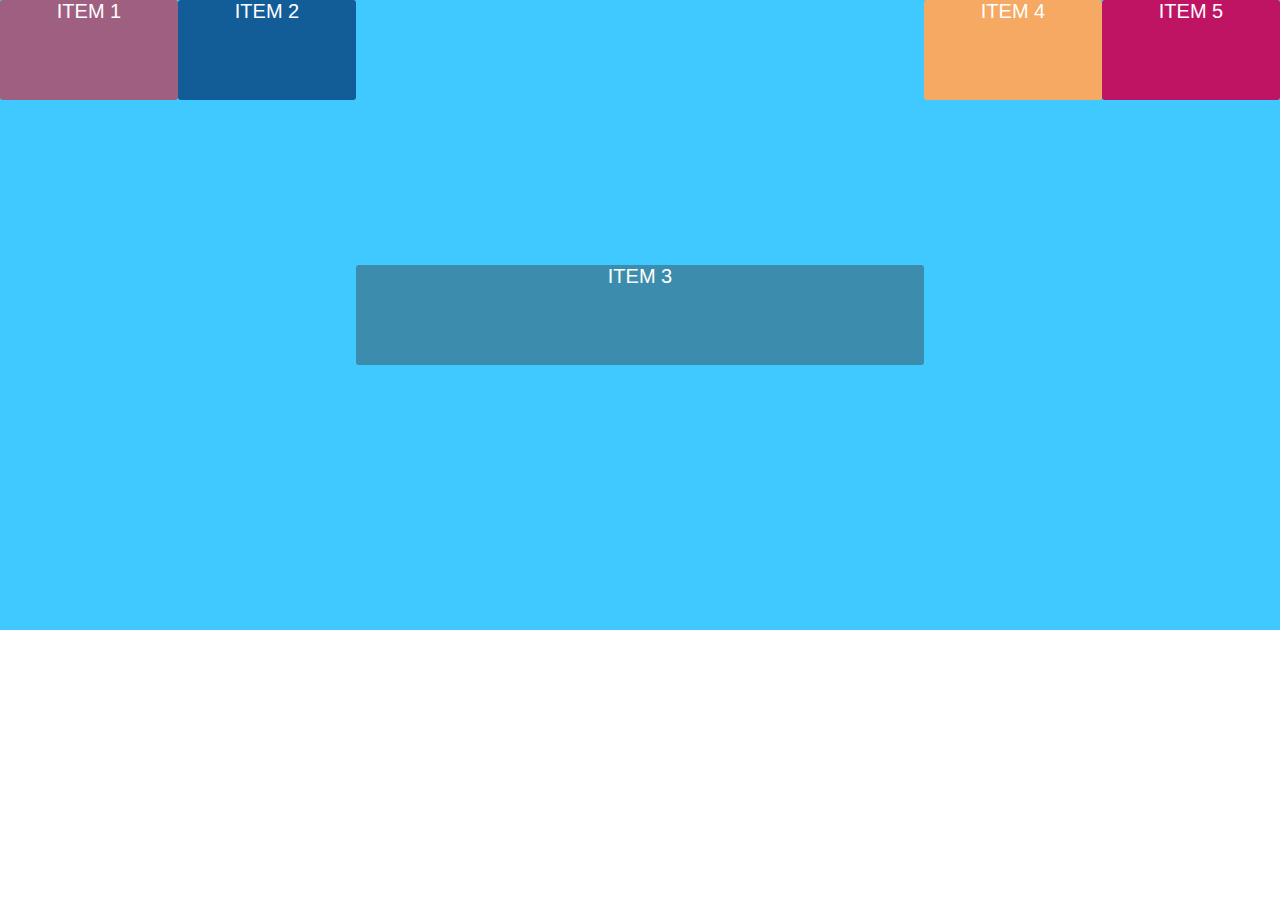
<file: FlexBox/index.html>
<!DOCTYPE html>
<html lang="en">

<head>

    <meta charset="UTF-8">
    <meta http-equiv="X-UA-Compatible" content="IE=edge">
    <meta name="viewport" content="width=device-width, initial-scale=1.0">
    <meta name="description" content="">

    <title>Flex Box With Shubham</title>
    <link rel="shortcut icon" href="./media/favicon.ico" type="image/x-icon">
    <link rel="stylesheet" href="./style.css">

</head>

<body>
    <div class="container">
        <div class="items item1">ITEM 1</div>
        <div class="items item2">ITEM 2</div>
        <div class="items item3">ITEM 3</div>
        <div class="items item4">ITEM 4</div>
        <div class="items item5">ITEM 5</div>
    </div>
</body>

</html>
</file>
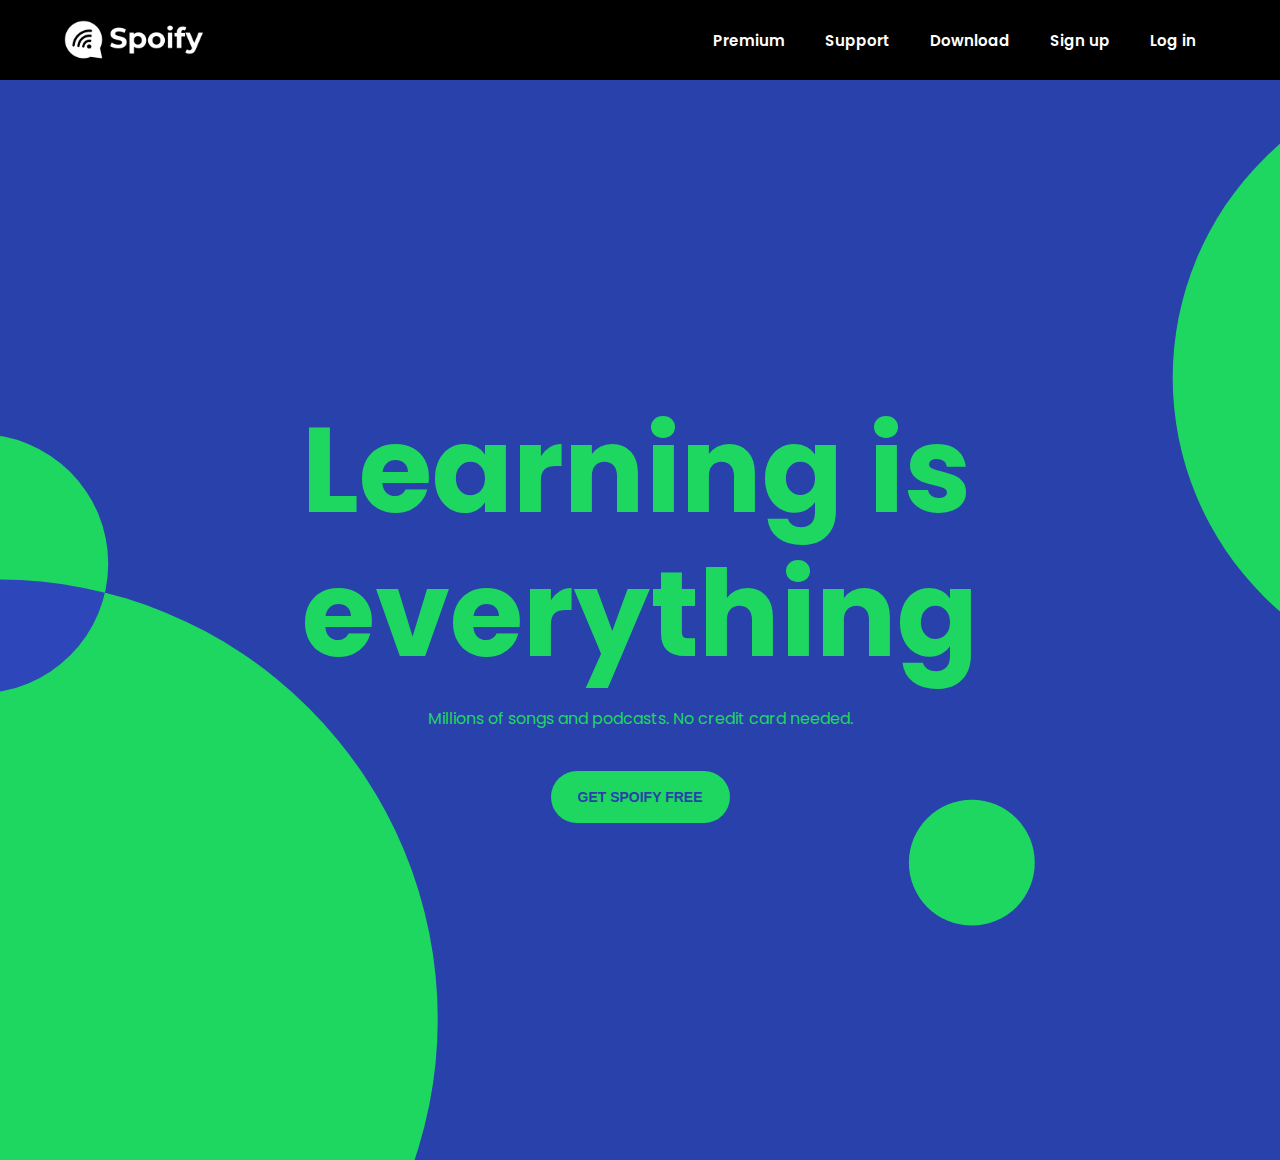
<file: MySpoifyPage/index.html>
<!DOCTYPE html>
<html lang="en">

<head>
    <meta charset="UTF-8">
    <meta http-equiv="X-UA-Compatible" content="IE=edge">
    <meta name="viewport" content="width=device-width, initial-scale=1.0">
    <meta name="description" content="">

    <title>Learning is everything - Spoify</title>
    <link rel="shortcut icon" href="./media/favicon.ico" type="image/x-icon">
    <link rel="stylesheet" href="./style.css">
</head>

<body>
    <header>
        <div class="container">
            <div class="logo">
                <img src="./media/logo.png" alt="">
            </div>
            <nav>
                <ul>
                    <li>Premium</li>
                    <li>Support</li>
                    <li>Download</li>
                    <li>Sign up</li>
                    <li>Log in</li>
                </ul>
            </nav>
        </div>
    </header>
    <main>
        <section class="banner">
            <h1>Learning is<br>everything</h1>
            <p>Millions of songs and podcasts. No credit card needed.</p>
            <button>GET SPOIFY FREE</button>
        </section>
    </main>

    <footer>
        <div class="container">
            <div class="logo"></div>
            <div class="links"></div>
            <div class="social"></div>
            <div class="country"></div>
            <div class="extras"></div>
        </div>
    </footer>

</body>

</html>
</file>
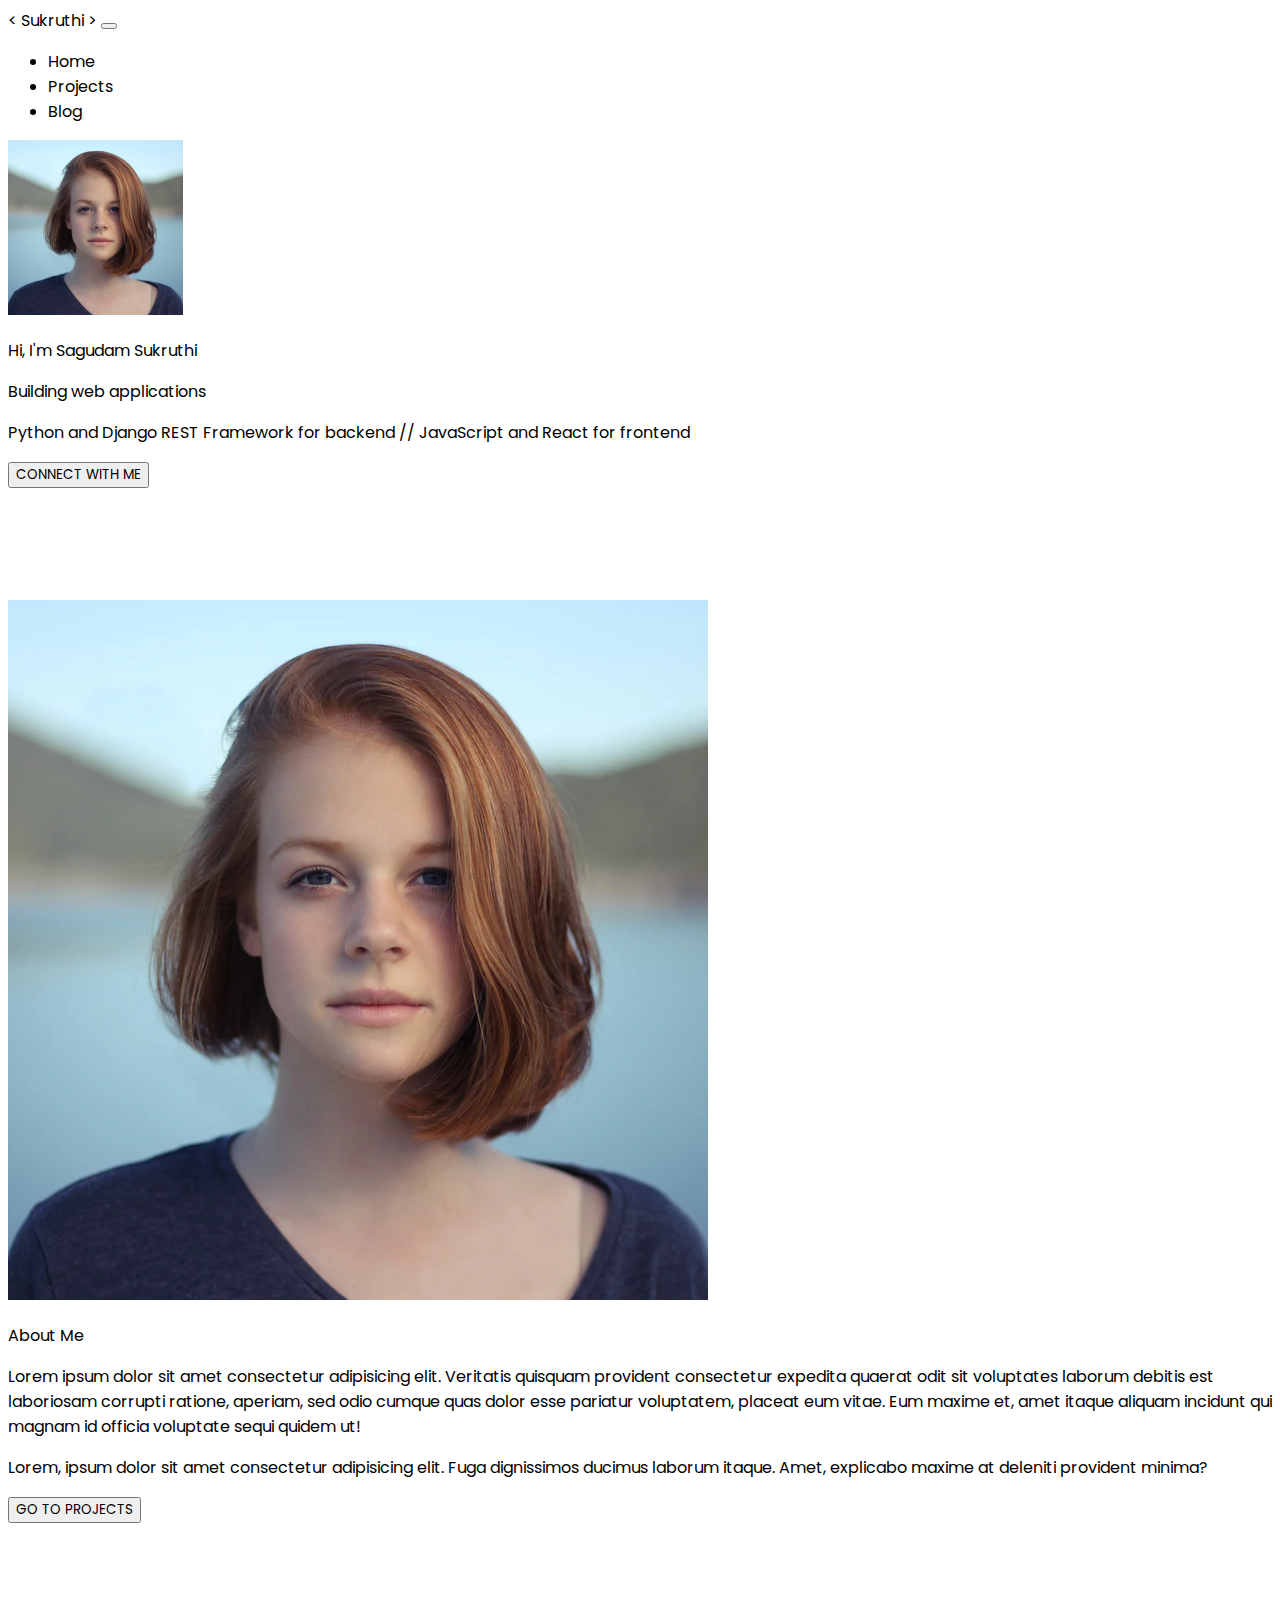
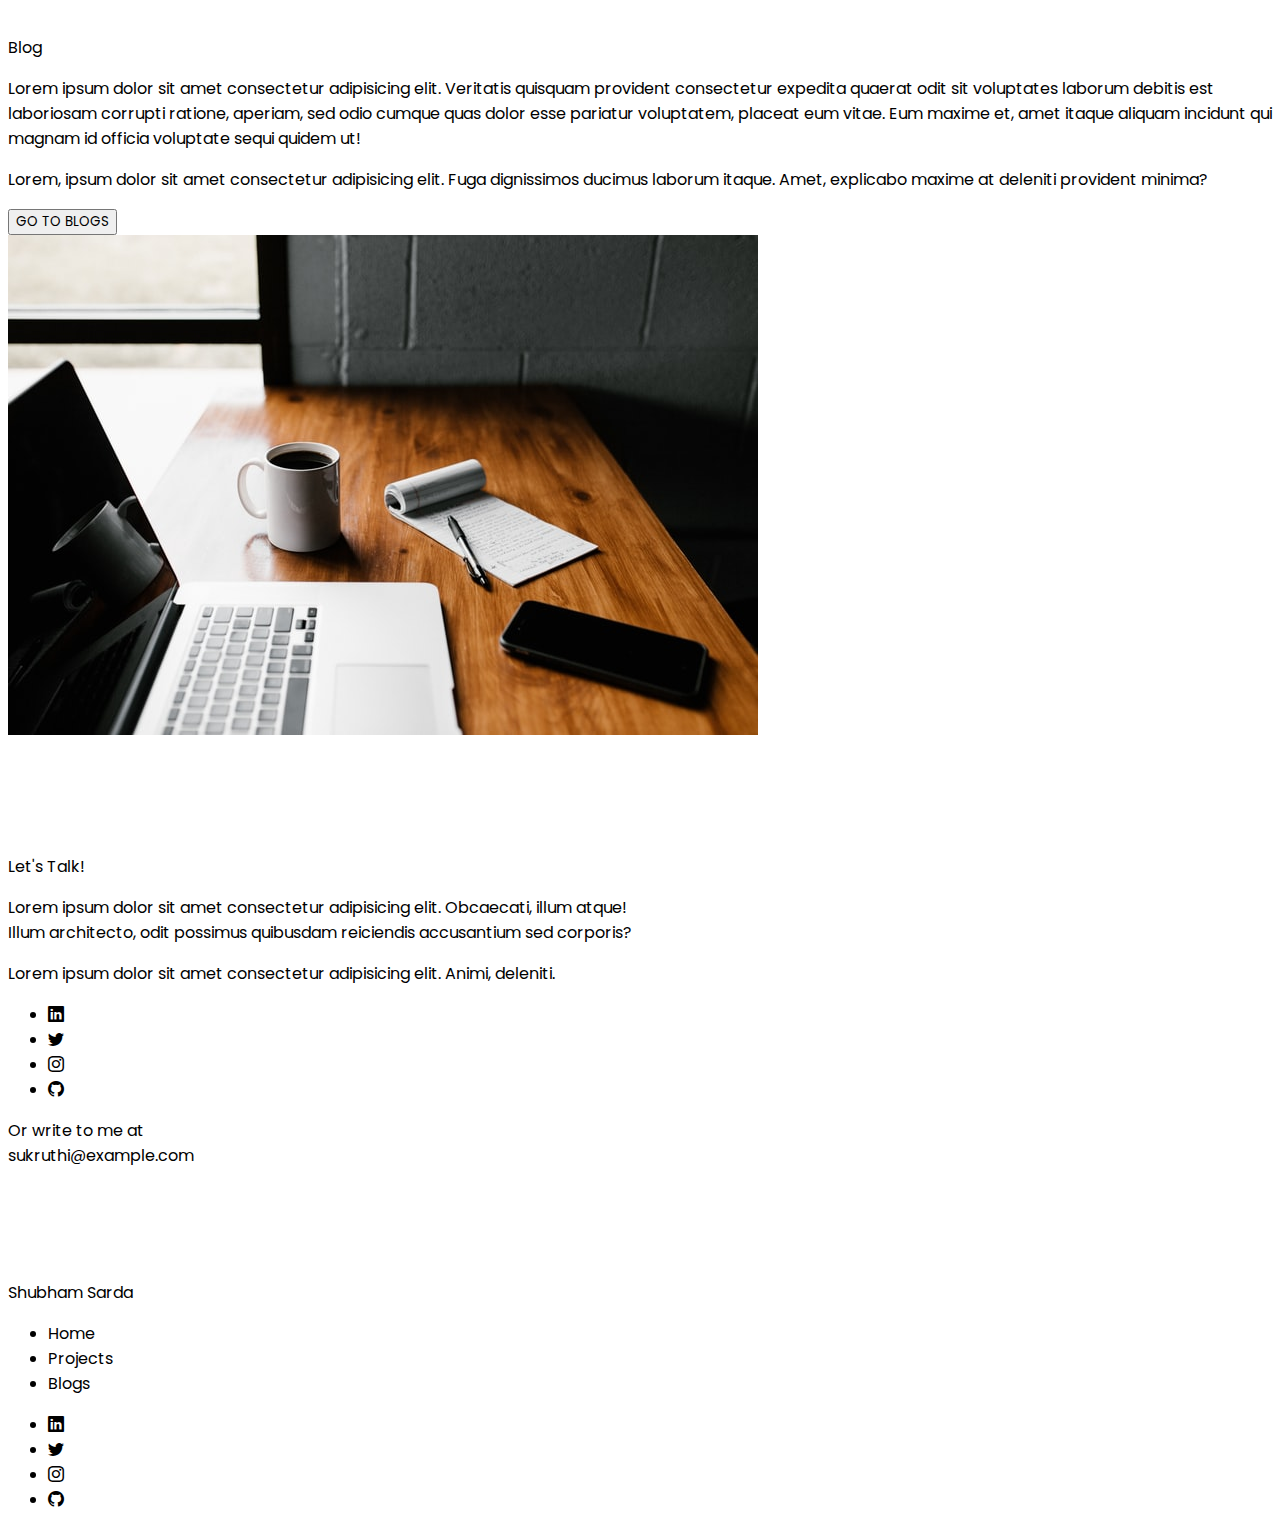
<file: Project5-PortfolioWebsiteBootstrap/index.html>
<!DOCTYPE html>
<html lang="en">

<head>
    <meta charset="UTF-8">
    <meta http-equiv="X-UA-Compatible" content="IE=edge">
    <meta name="viewport" content="width=device-width, initial-scale=1.0">
    <title>Sagudam Sukruthi</title>

    <link href="https://cdn.jsdelivr.net/npm/bootstrap@5.0.2/dist/css/bootstrap.min.css" rel="stylesheet"
        integrity="sha384-EVSTQN3/azprG1Anm3QDgpJLIm9Nao0Yz1ztcQTwFspd3yD65VohhpuuCOmLASjC" crossorigin="anonymous">

    <link rel="stylesheet" href="./style.css">
</head>

<body>

    <header>
        <nav class="navbar navbar-expand-lg navbar-light">
            <div class="container">
                <a class="navbar-brand" href="./index.html">&lt; Sukruthi &gt;</a>
                <button class="navbar-toggler" type="button" data-bs-toggle="collapse" data-bs-target="#navbarNav"
                    aria-controls="navbarNav" aria-expanded="false" aria-label="Toggle navigation">
                    <span class="navbar-toggler-icon"></span>
                </button>
                <div class="collapse navbar-collapse justify-content-end" id="navbarNav">
                    <ul class="navbar-nav">
                        <li class="nav-item">
                            <a class="nav-link active" aria-current="page" href="./index.html">Home</a>
                        </li>
                        <li class="nav-item">
                            <a class="nav-link" href="./projects.html">Projects</a>
                        </li>
                        <li class="nav-item">
                            <a class="nav-link" href="https://blog.unwiredlearning.com/" target="_blank">Blog</a>
                        </li>
                    </ul>
                </div>
            </div>
        </nav>
    </header>

    <main class="container">
        <secton class="introduction">
            <div class="vh-100 d-flex flex-column justify-content-center align-items-center text-center">
                <img class="rounded-circle shadow-lg" src="./media/profile.png" alt="">
                <p class="fs-4 mt-3">Hi, I'm Sagudam Sukruthi</p>
                <p class="fs-4 fw-bold mb-1">Building web applications</p>
                <p class="mb-4">Python and Django REST Framework for backend // JavaScript and React for frontend</p>
                <a href="#contact">
                    <button type="button" class="btn btn-dark">CONNECT WITH ME</button>
                </a>
            </div>
        </secton>
        <section class="about">
            <div class="row">
                <div class="col-md-6 text-center my-3">
                    <img class="w-75" src="./media/profile.png" alt="">
                </div>
                <div class="col-md-6">
                    <p class="fs-2 fw-bold">About Me</p>
                    <p>Lorem ipsum dolor sit amet consectetur adipisicing elit. Veritatis quisquam provident consectetur
                        expedita quaerat odit sit voluptates laborum debitis est laboriosam corrupti ratione, aperiam,
                        sed odio cumque quas dolor esse pariatur voluptatem, placeat eum vitae. Eum maxime et, amet
                        itaque aliquam incidunt qui magnam id officia voluptate sequi quidem ut!</p>
                    <p>Lorem, ipsum dolor sit amet consectetur adipisicing elit. Fuga dignissimos ducimus laborum
                        itaque. Amet, explicabo maxime at deleniti provident minima?</p>
                    <a href="./projects.html">
                        <button type="button" class="btn btn-dark">GO TO PROJECTS</button>
                    </a>
                </div>
            </div>
        </section>
        <section class="blog">
            <div class="row">
                <div class="col-md-6">
                    <p class="fs-2 fw-bold">Blog</p>
                    <p>Lorem ipsum dolor sit amet consectetur adipisicing elit. Veritatis quisquam provident consectetur
                        expedita quaerat odit sit voluptates laborum debitis est laboriosam corrupti ratione, aperiam,
                        sed odio cumque quas dolor esse pariatur voluptatem, placeat eum vitae. Eum maxime et, amet
                        itaque aliquam incidunt qui magnam id officia voluptate sequi quidem ut!</p>
                    <p>Lorem, ipsum dolor sit amet consectetur adipisicing elit. Fuga dignissimos ducimus laborum
                        itaque. Amet, explicabo maxime at deleniti provident minima?</p>
                    <a href="https://blog.unwiredlearning.com/" target="_blank">
                        <button type="button" class="btn btn-dark">GO TO BLOGS</button>
                    </a>
                </div>
                <div class="col-md-6 text-center my-3">
                    <img class="w-75" src="./media/blog-writing.png" alt="">
                </div>
            </div>
        </section>
        <section class="contact" id="contact">
            <div class="d-flex flex-column align-items-center justify-content-center text-center">
                <p class="fs-2 fw-bold">Let's Talk!</p>
                <p class="mw-650">Lorem ipsum dolor sit amet consectetur adipisicing elit. Obcaecati, illum atque! Illum
                    architecto,
                    odit possimus quibusdam reiciendis accusantium sed corporis?</p>
                <p>Lorem ipsum dolor sit amet consectetur adipisicing elit. Animi, deleniti.</p>
                <ul class="d-flex flex-row list-unstyled">
                    <li class="px-2">
                        <a href="" target="_blank">
                            <i class="bi bi-linkedin"></i>
                        </a>
                    </li>
                    <li class="px-2">
                        <a href="" target="_blank">
                            <i class="bi bi-twitter"></i>
                        </a>
                    </li>
                    <li class="px-2">
                        <a href="" target="_blank">
                            <i class="bi bi-instagram"></i>
                        </a>
                    </li>
                    <li class="px-2">
                        <a href="" target="_blank">
                            <i class="bi bi-github"></i>
                        </a>
                    </li>
                </ul>
                <p>Or write to me at<br>sukruthi@example.com</p>
            </div>
        </section>
    </main>

    
    <footer class="bg-light pt-4 pb-2">
        <div class="container d-flex flex-wrap">
            <p class="fs-4 fw-bold pe-4">Shubham Sarda</p>
            <div class="d-flex flex-grow-1 justify-content-between align-items-center flex-wrap">
                <ul class="d-flex list-unstyled">
                    <li class="pe-2">
                        <a href="./index.html">Home</a>
                    </li>
                    <li class="px-2"><a href="./projects.html">Projects</a></li>
                    <li class="px-2"><a href="https://blog.unwiredlearning.com/" target="_blank">Blogs</a></li>
                </ul>
                <ul class="d-flex flex-row list-unstyled">
                    <li class="px-2">
                        <a href="https://www.linkedin.com/in/shubhamsarda/" target="_blank">
                            <i class="bi bi-linkedin"></i>
                        </a>
                    </li>
                    <li class="px-2">
                        <a href="https://twitter.com/shubham_ul" target="_blank">
                            <i class="bi bi-twitter"></i>
                        </a>
                    </li>
                    <li class="px-2">
                        <a href="https://instagram.com/shubham.ul" target="_blank">
                            <i class="bi bi-instagram"></i>
                        </a>
                    </li>
                    <li class="px-2">
                        <a href="https://github.com/ShubhamSarda" target="_blank">
                            <i class="bi bi-github"></i>
                        </a>
                    </li>
                </ul>
            </div>
        </div>
    </footer>

    <script src="https://cdn.jsdelivr.net/npm/bootstrap@5.0.2/dist/js/bootstrap.bundle.min.js"
        integrity="sha384-MrcW6ZMFYlzcLA8Nl+NtUVF0sA7MsXsP1UyJoMp4YLEuNSfAP+JcXn/tWtIaxVXM"
        crossorigin="anonymous"></script>
</body>

</html>
</file>
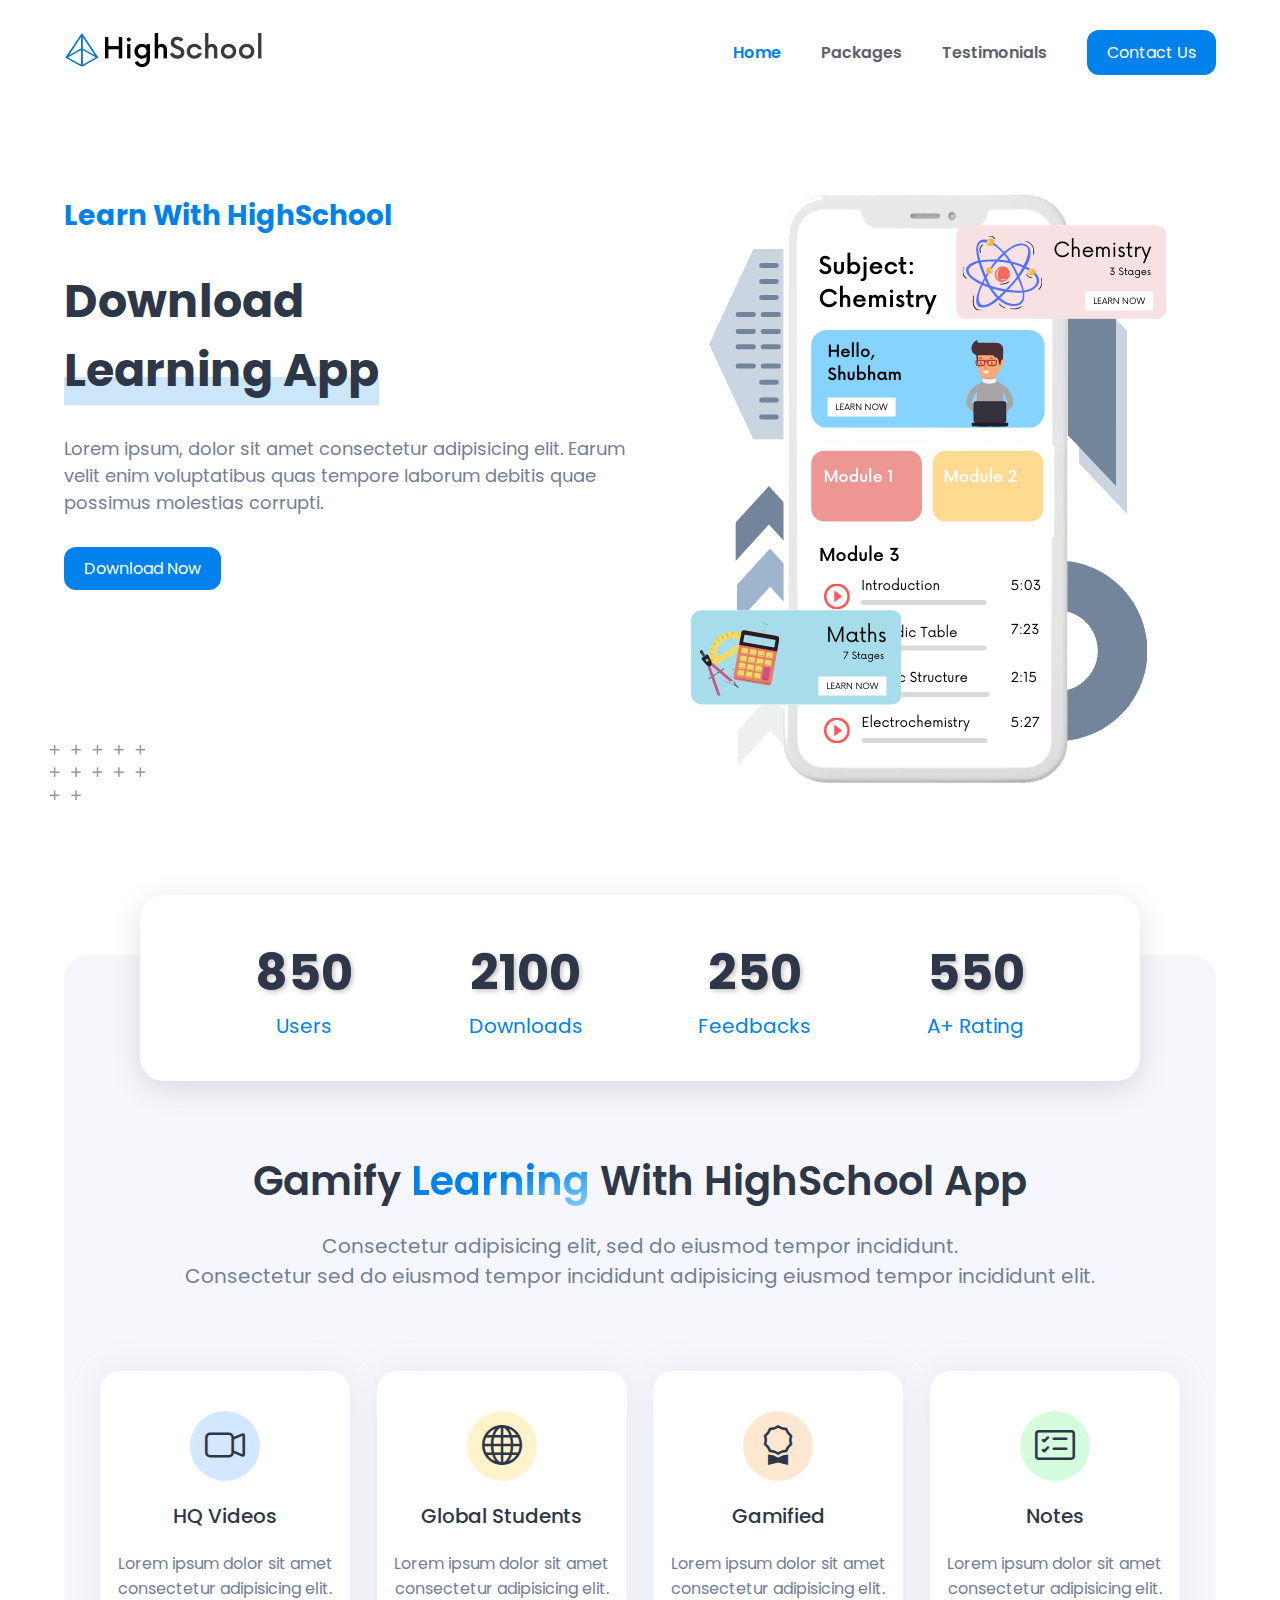
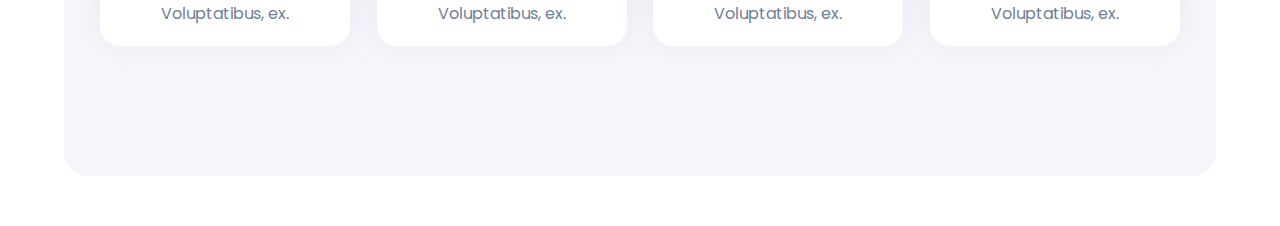
<file: Project6-Ed-techLandingPage/index.html>
<!DOCTYPE html>
<html lang="en">

<head>
    <meta charset="UTF-8">
    <meta http-equiv="X-UA-Compatible" content="IE=edge">
    <meta name="viewport" content="width=device-width, initial-scale=1.0">

    <link rel="icon" href="./media/favicon.ico" type="image/x-icon">
    <link rel="stylesheet" href="./css/style.css">

    <title>HighSchool - Learn Physics, Chemistry and Maths Online!</title>
</head>

<body>
    <header>
        <div class="navbar container">
            <div class="logo">
                <img src="./media/logo.png" alt="Logo HighSchool">
            </div>
            <nav class="d-menu">
                <ul>
                    <a href="">
                        <li class="active">Home</li>
                    </a>
                    <a href="">
                        <li>Packages</li>
                    </a>
                    <a href="">
                        <li>Testimonials</li>
                    </a>
                    <a href="" class="btn ml-2">
                        Contact Us
                    </a>
                </ul>
            </nav>
        </div>
    </header>

    <main>
        <section class="introduction">
            <div class="intro-section container">
                <div class="intro-text">
                    <img class="float-bg" src="./media/shapes/bg-shape-1.png" alt="">
                    <p class="tag-line">Learn With HighSchool</p>
                    <p class="main-line">Download<br><span class="highlight">Learning App</span></p>
                    <p class="description">Lorem ipsum, dolor sit amet consectetur adipisicing elit. Earum velit enim
                        voluptatibus quas tempore laborum debitis quae possimus molestias corrupti.</p>
                    <a href="" class="btn">Download Now</a>
                </div>
                <div class="intro-images">
                    <img class="float-bl" src="./media/bg-2.png" alt="">
                    <img class="float-tr" src="./media/bg-3.png" alt="">
                    <img class="main-img" src="./media/bg-1.png" alt="">
                </div>
            </div>
        </section>

        <section class="growth container">
            <div class="stats">
                <div>
                    <h1>850</h1>
                    <p>Users</p>
                </div>
                <div>
                    <h1>2100</h1>
                    <p>Downloads</p>
                </div>
                <div>
                    <h1>250</h1>
                    <p>Feedbacks</p>
                </div>
                <div>
                    <h1>550</h1>
                    <p>A+ Rating</p>
                </div>
            </div>
            <div class="info">
                <p class="tag-line">Gamify <span>Learning</span> With HighSchool App</p>
                <p class="description">Consectetur adipisicing elit, sed do eiusmod tempor incididunt.<br>Consectetur
                    sed do eiusmod tempor incididunt adipisicing eiusmod tempor incididunt elit.</p>

                <div class="qualities">
                    <div>
                        <p class="icon icon1"><i class="bi bi-camera-video"></i></p>
                        <p class="title">HQ Videos</p>
                        <p class="description">Lorem ipsum dolor sit amet consectetur adipisicing elit. Voluptatibus,
                            ex.</p>
                    </div>
                    <div>
                        <p class="icon icon2"><i class="bi bi-globe"></i></p>
                        <p class="title">Global Students</p>
                        <p class="description">Lorem ipsum dolor sit amet consectetur adipisicing elit. Voluptatibus,
                            ex.</p>
                    </div>
                    <div>
                        <p class="icon icon3"><i class="bi bi-award"></i></p>
                        <p class="title">Gamified</p>
                        <p class="description">Lorem ipsum dolor sit amet consectetur adipisicing elit. Voluptatibus,
                            ex.</p>
                    </div>
                    <div>
                        <p class="icon icon4"><i class="bi bi-card-checklist"></i></p>
                        <p class="title">Notes</p>
                        <p class="description">Lorem ipsum dolor sit amet consectetur adipisicing elit. Voluptatibus,
                            ex.</p>
                    </div>
                </div>

            </div>
        </section>
    </main>

    <footer></footer>
</body>

</html>
</file>
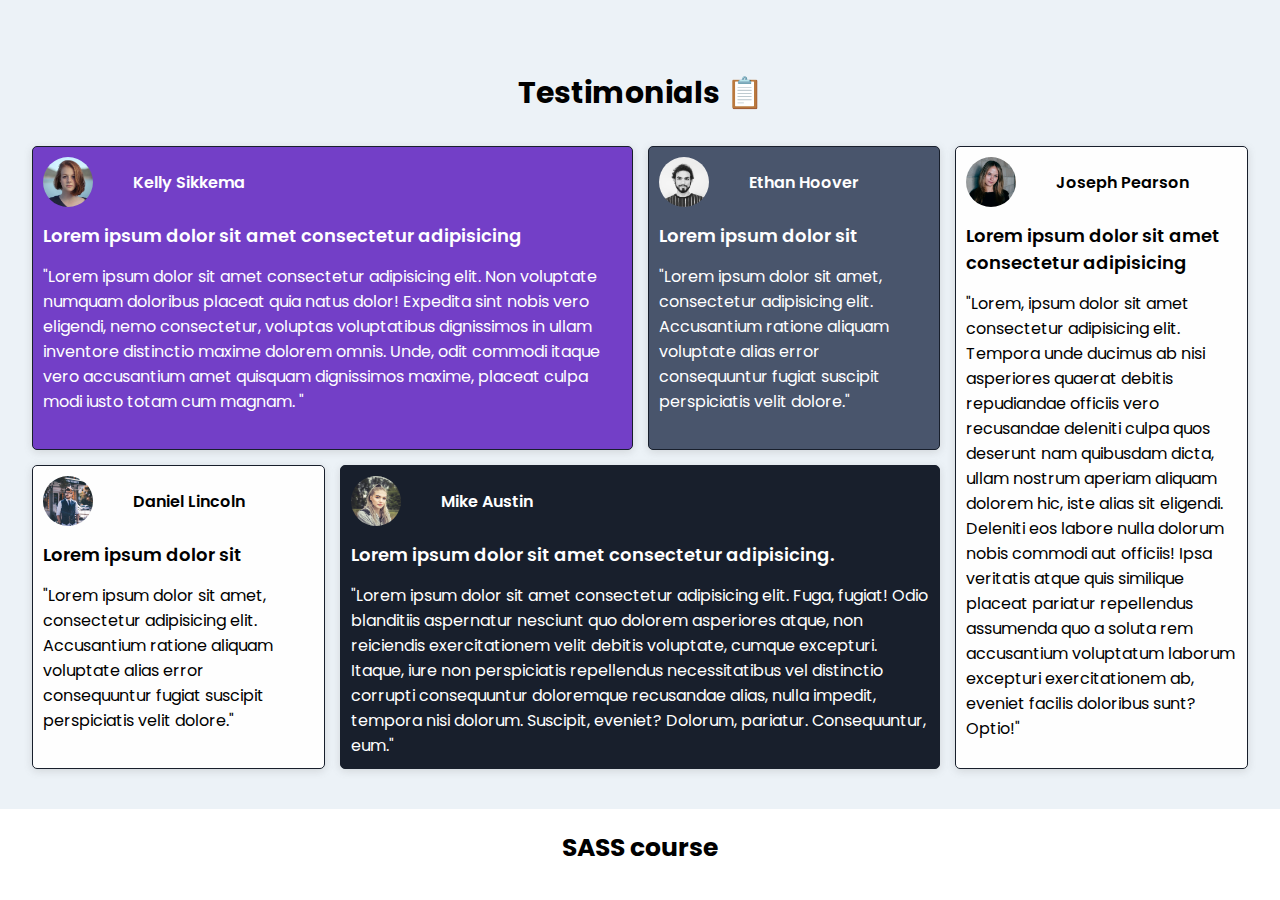
<file: Saas-Scss/index.html>
<!DOCTYPE html>
<html lang="en">

<head>
    <meta charset="UTF-8">
    <meta http-equiv="X-UA-Compatible" content="IE=edge">
    <meta name="viewport" content="width=device-width, initial-scale=1.0">
    <meta name="description" content="">

    <title>Testimonials - CSS Grid</title>
    <link rel="shortcut icon" href="./media/favicon.ico" type="image/x-icon">
    <link rel="stylesheet" href="./style/style.css">
    <!-- <link rel="stylesheet" href="./responsive.css"> -->
</head>

<body>
    <section class="testimonials">
        <div class="heading">
            <h1 class="h-c">Testimonials 📋</h1>
        </div>
        <div class="container">
            <div class="items item1 w-t">
                <img src="./media/testimonials-1.png" alt="">
                <p class="name">Kelly Sikkema</p>
                <p class="title">Lorem ipsum dolor sit amet consectetur adipisicing</p>
                <p class="description">Lorem ipsum dolor sit amet consectetur adipisicing elit. Non voluptate numquam
                    doloribus placeat quia natus dolor! Expedita sint nobis vero eligendi, nemo consectetur, voluptas
                    voluptatibus dignissimos in ullam inventore distinctio maxime dolorem omnis. Unde, odit commodi
                    itaque vero accusantium amet quisquam dignissimos maxime, placeat culpa modi iusto totam cum magnam.
                </p>
            </div>
            <div class="items item2 w-t">
                <img src="./media/testimonials-2.png" alt="">
                <p class="name">Ethan Hoover</p>
                <p class="title">Lorem ipsum dolor sit</p>
                <p class="description">Lorem ipsum dolor sit amet, consectetur adipisicing elit. Accusantium ratione
                    aliquam voluptate alias error consequuntur fugiat suscipit perspiciatis velit dolore.</p>
            </div>
            <div class="items item3">
                <img src="./media/testimonials-3.png" alt="">
                <p class="name">Joseph Pearson</p>
                <p class="title">Lorem ipsum dolor sit amet consectetur adipisicing</p>
                <p class="description">Lorem, ipsum dolor sit amet consectetur adipisicing elit. Tempora unde ducimus ab
                    nisi asperiores quaerat debitis repudiandae officiis vero recusandae deleniti culpa quos deserunt
                    nam quibusdam dicta, ullam nostrum aperiam aliquam dolorem hic, iste alias sit eligendi. Deleniti
                    eos labore nulla dolorum nobis commodi aut officiis! Ipsa veritatis atque quis similique placeat
                    pariatur repellendus assumenda quo a soluta rem accusantium voluptatum laborum excepturi
                    exercitationem ab, eveniet facilis doloribus sunt? Optio!</p>
            </div>
            <div class="items item4">
                <img src="./media/testimonials-4.png" alt="">
                <p class="name">Daniel Lincoln</p>
                <p class="title">Lorem ipsum dolor sit</p>
                <p class="description">Lorem ipsum dolor sit amet, consectetur adipisicing elit. Accusantium ratione
                    aliquam voluptate alias error consequuntur fugiat suscipit perspiciatis velit dolore.</p>
            </div>
            <div class="items item5 w-t">
                <img src="./media/testimonials-5.png" alt="">
                <p class="name">Mike Austin</p>
                <p class="title">Lorem ipsum dolor sit amet consectetur adipisicing.</p>
                <p class="description">Lorem ipsum dolor sit amet consectetur adipisicing elit. Fuga, fugiat! Odio
                    blanditiis aspernatur nesciunt quo dolorem asperiores atque, non reiciendis exercitationem velit
                    debitis voluptate, cumque excepturi. Itaque, iure non perspiciatis repellendus necessitatibus vel
                    distinctio corrupti consequuntur doloremque recusandae alias, nulla impedit, tempora nisi dolorum.
                    Suscipit, eveniet? Dolorum, pariatur. Consequuntur, eum.</p>
            </div>
        </div>

    </section>
    <footer>
        <div class="logo">
            <h1>SASS course</h1>
        </div>
    </footer>
</body>

</html>
</file>
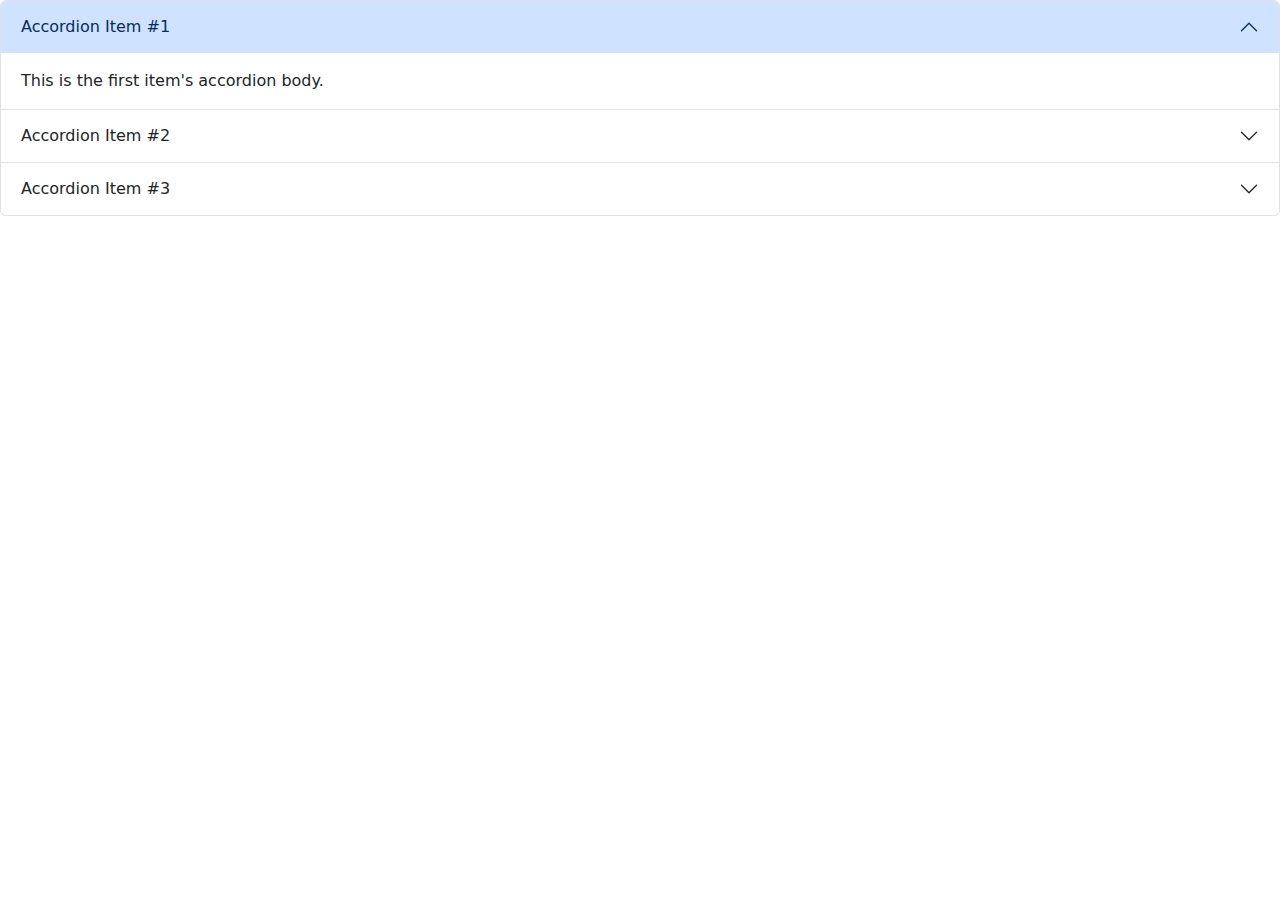
<file: Bootstrap-Concepts/Accordian/index.html>
<!DOCTYPE html>
<html lang="en">

<head>
    <meta charset="UTF-8">
    <meta name="viewport" content="width=device-width, initial-scale=1.0">
    <title>Accordion Example</title>

    <!-- Bootstrap CSS -->
    <link href="https://cdn.jsdelivr.net/npm/bootstrap@5.0.2/dist/css/bootstrap.min.css" rel="stylesheet">

    <!-- Bootstrap JavaScript -->
    <script src="https://cdn.jsdelivr.net/npm/bootstrap@5.0.2/dist/js/bootstrap.min.js"></script>
</head>

<body>

    <div class="accordion" id="accordionExample">
        <div class="accordion-item">
            <h2 class="accordion-header" id="headingOne">
                <button class="accordion-button" type="button" data-bs-toggle="collapse" data-bs-target="#collapseOne" aria-expanded="true" aria-controls="collapseOne">
                    Accordion Item #1
                </button>
            </h2>
            <div id="collapseOne" class="accordion-collapse collapse show" aria-labelledby="headingOne" data-bs-parent="#accordionExample">
                <div class="accordion-body">
                    This is the first item's accordion body.
                </div>
            </div>
        </div>
        <div class="accordion-item">
            <h2 class="accordion-header" id="headingTwo">
                <button class="accordion-button collapsed" type="button" data-bs-toggle="collapse" data-bs-target="#collapseTwo" aria-expanded="false" aria-controls="collapseTwo">
                    Accordion Item #2
                </button>
            </h2>
            <div id="collapseTwo" class="accordion-collapse collapse" aria-labelledby="headingTwo" data-bs-parent="#accordionExample">
                <div class="accordion-body">
                    This is the second item's accordion body.
                </div>
            </div>
        </div>
        <div class="accordion-item">
            <h2 class="accordion-header" id="headingThree">
                <button class="accordion-button collapsed" type="button" data-bs-toggle="collapse" data-bs-target="#collapseThree" aria-expanded="false" aria-controls="collapseThree">
                    Accordion Item #3
                </button>
            </h2>
            <div id="collapseThree" class="accordion-collapse collapse" aria-labelledby="headingThree" data-bs-parent="#accordionExample">
                <div class="accordion-body">
                    This is the third item's accordion body.
                </div>
            </div>
        </div>
    </div>

</body>

</html>
</file>
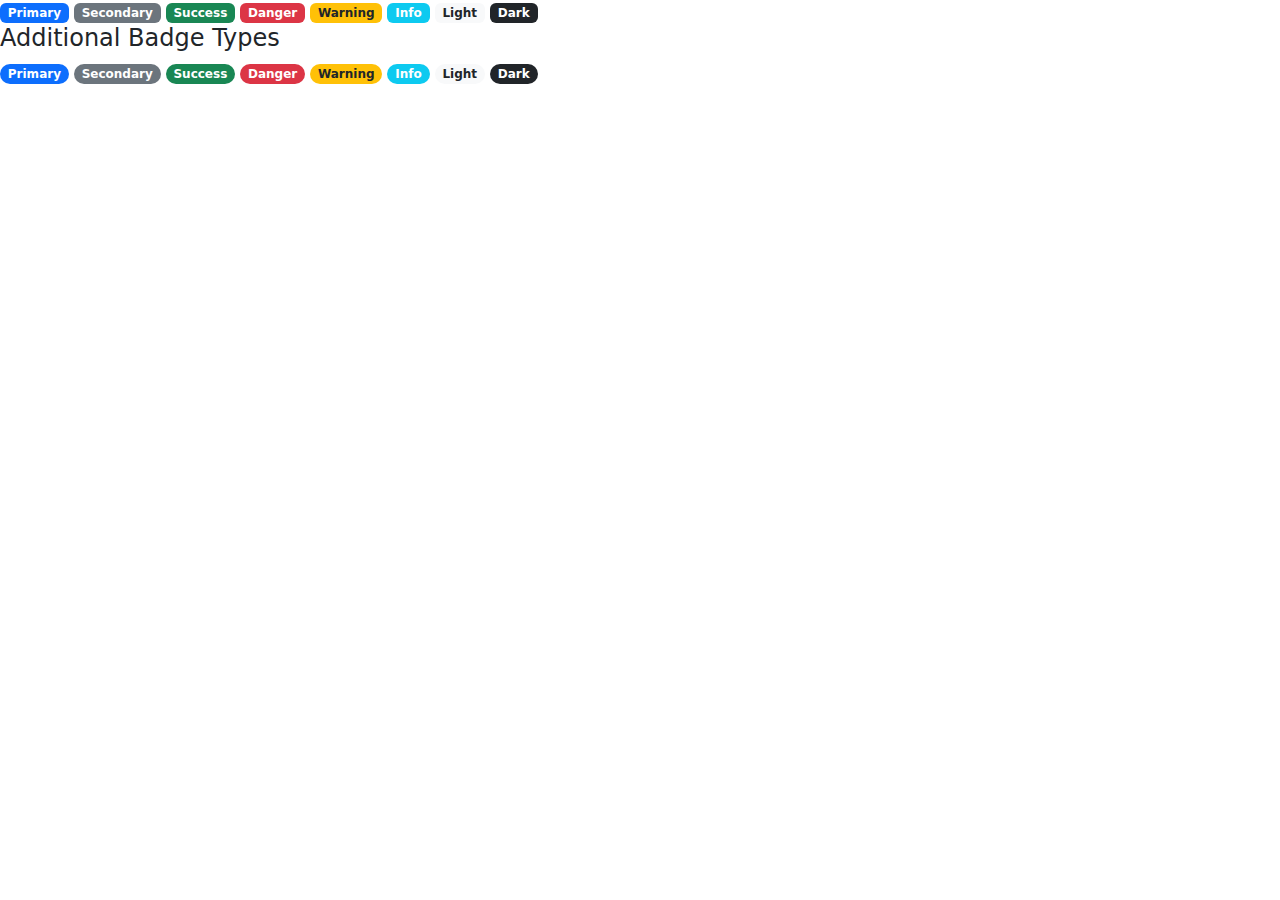
<file: Bootstrap-Concepts/Alerts/index.html>
<!DOCTYPE html>
<html lang="en">

<head>
    <meta charset="UTF-8">
    <meta name="viewport" content="width=device-width, initial-scale=1.0">
    <title>Badges Example</title>

    <!-- Bootstrap CSS -->
    <link href="https://cdn.jsdelivr.net/npm/bootstrap@5.0.2/dist/css/bootstrap.min.css" rel="stylesheet">
</head>

<body>

    <span class="badge bg-primary">Primary</span>
    <span class="badge bg-secondary">Secondary</span>
    <span class="badge bg-success">Success</span>
    <span class="badge bg-danger">Danger</span>
    <span class="badge bg-warning text-dark">Warning</span>
    <span class="badge bg-info">Info</span>
    <span class="badge bg-light text-dark">Light</span>
    <span class="badge bg-dark">Dark</span>

    <h4>Additional Badge Types</h4>
    <span class="badge rounded-pill bg-primary">Primary</span>
    <span class="badge rounded-pill bg-secondary">Secondary</span>
    <span class="badge rounded-pill bg-success">Success</span>
    <span class="badge rounded-pill bg-danger">Danger</span>
    <span class="badge rounded-pill bg-warning text-dark">Warning</span>
    <span class="badge rounded-pill bg-info">Info</span>
    <span class="badge rounded-pill bg-light text-dark">Light</span>
    <span class="badge rounded-pill bg-dark">Dark</span>

    <!-- Bootstrap JavaScript -->
    <script src="https://cdn.jsdelivr.net/npm/bootstrap@5.0.2/dist/js/bootstrap.min.js"></script>
</body>

</html>
</file>
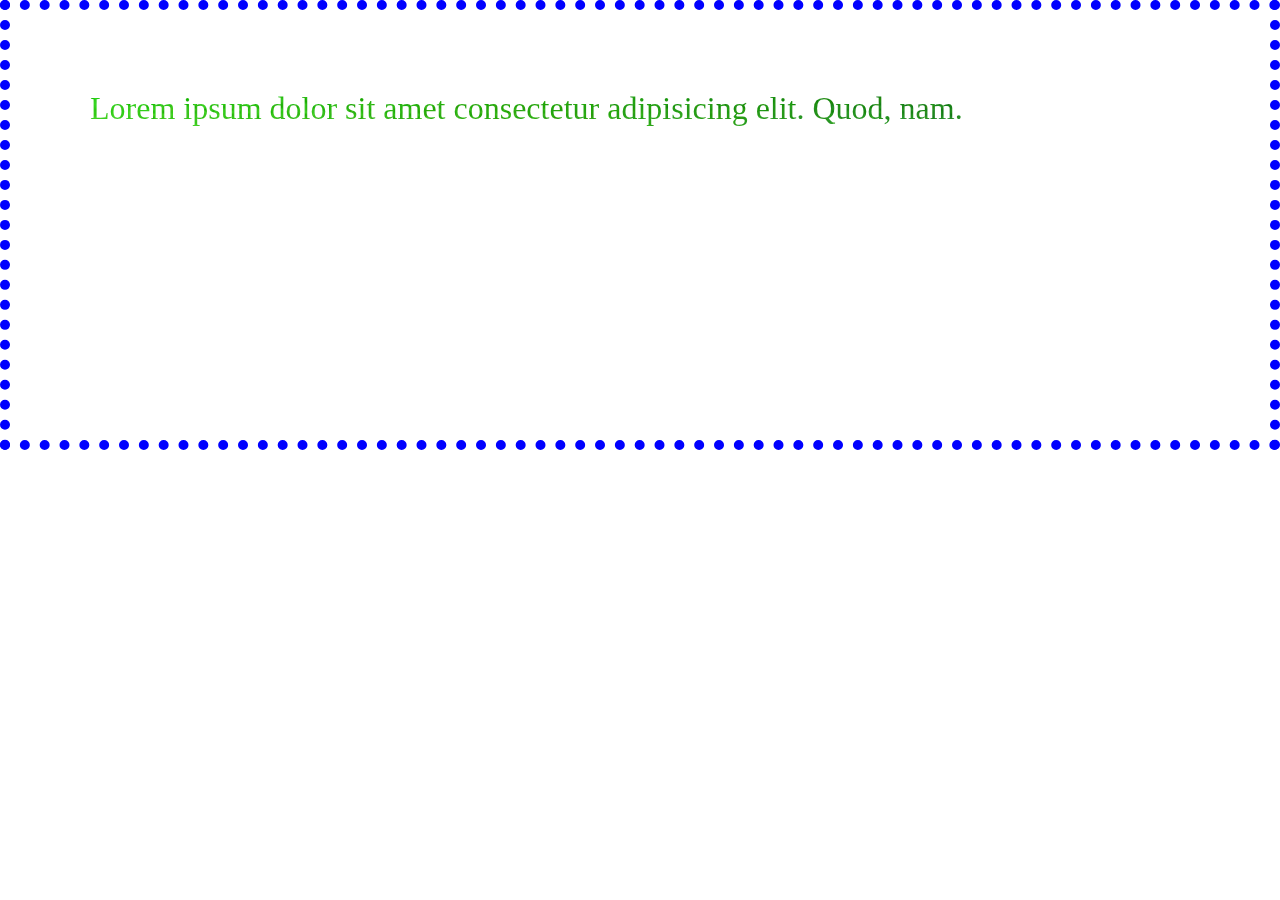
<file: Lectures/R-091/index.html>
<!DOCTYPE html>
<html lang="en">

<head>
    <meta charset="UTF-8">
    <meta http-equiv="X-UA-Compatible" content="IE=edge">
    <meta name="viewport" content="width=device-width, initial-scale=1.0">
    <meta name="description" content="">

    <title>Learning About Backgrounds - Shubham Sarda</title>
    <link rel="shortcut icon" href="./media/favicon.ico" type="image/x-icon">
    <link rel="stylesheet" href="./style.css">
</head>

<body>
    <div>
        Lorem ipsum dolor sit amet consectetur adipisicing elit. Quod, nam.
    </div>

</body>

</html>
</file>
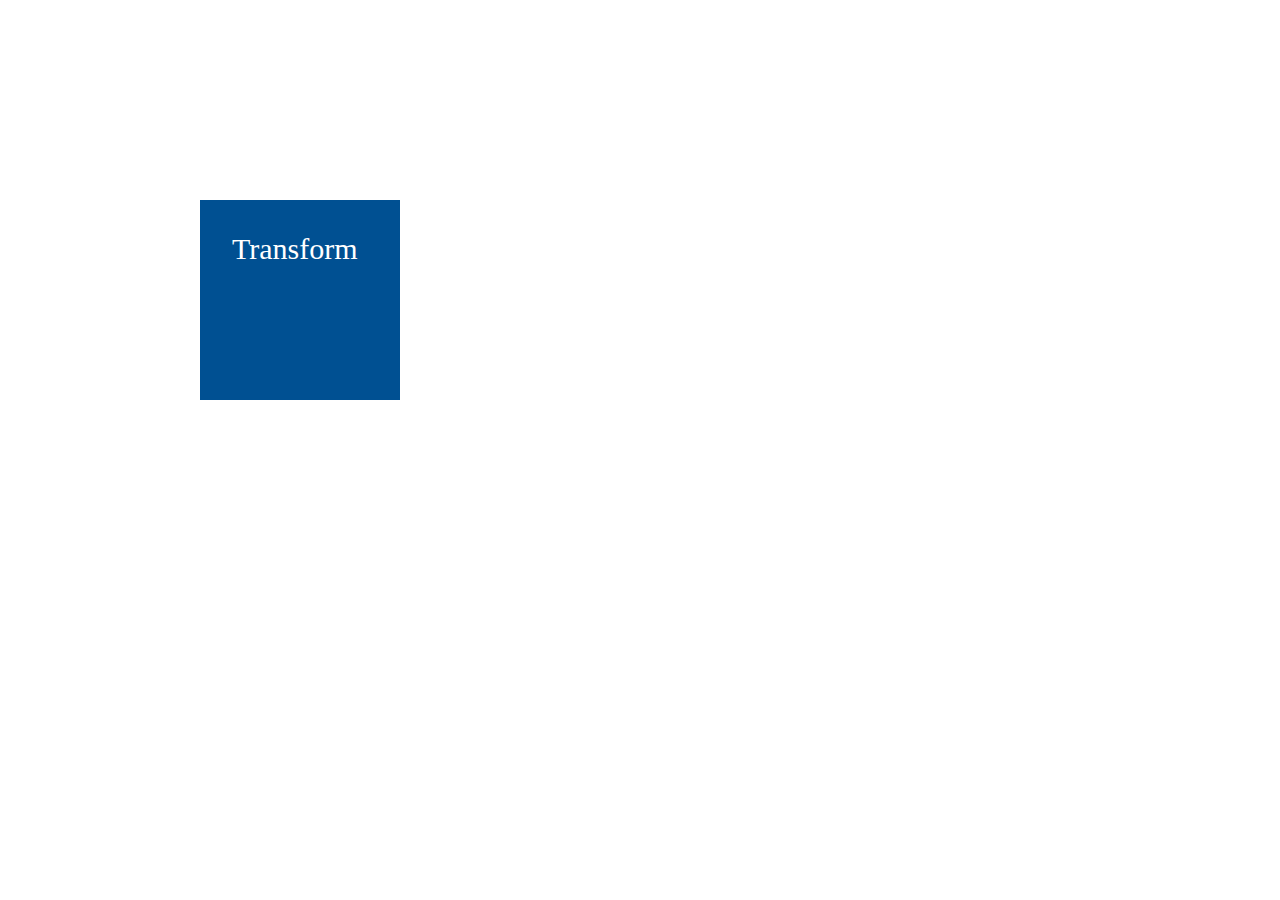
<file: Lectures/R-093/index.html>
<!DOCTYPE html>
<html lang="en">

<head>
    <meta charset="UTF-8">
    <meta http-equiv="X-UA-Compatible" content="IE=edge">
    <meta name="viewport" content="width=device-width, initial-scale=1.0">
    <meta name="description" content="">

    <title>Learning Transform - Shubham Sarda</title>
    <link rel="shortcut icon" href="./media/favicon.ico" type="image/x-icon">
    <link rel="stylesheet" href="./style.css">
</head>

<body>
    <div>
        Transform
    </div>

</body>

</html>
</file>
<file: FlexBox/style.css>
* {
    box-sizing: border-box;
    padding: 0;
    margin: 0;
}

html {
    font-size: 20px;
    font-family: sans-serif;
    color: #ffffff;
}

.items {
    border-radius: 3px;
    width: 100px;
    height: 100px;
    text-align: center;
}

.container {
    background-color: #3fc9ff;
    display: flex;
    flex-direction: row;
    flex-wrap: wrap;
    align-items: flex-start;
    height: 70vh;
}

.item1 {
    background-color: #9F5F80;
    flex-grow: 1;
    align-items: baseline;
}

.item2 {
    background-color: #125D98;
    flex-grow: 1;
}

.item3 {
    background-color: #3C8DAD;
    flex-grow: 6;
    align-self: center;
}

.item4 {
    background-color: #F5A962;
    flex-grow: 1;
}

.item5 {
    background-color: #BF1363;
    flex-grow: 1;
}
</file>
<file: MySpoifyPage/style.css>
@import url('https://fonts.googleapis.com/css2?family=Poppins:ital,wght@0,100;0,200;0,300;0,400;0,500;0,600;0,700;0,800;0,900;1,100;1,200;1,300;1,400;1,500;1,600;1,700;1,800;1,900&display=swap');
* {
    box-sizing: border-box;
    padding: 0;
    margin: 0;
}

html {
    font-size: 10px;
    color: #ffffff;
    font-family: 'Poppins', sans-serif;
}

a {
    text-decoration: none;
}

li {
    list-style: none;
}

header {
    background-color: #000000;
    height: 8rem;
}

header .container {
    display: flex;
    justify-content: space-between;
    width: 90%;
    height: 100%;
    margin: auto;
}

header .logo {
    display: flex;
}

header .logo img {
    height: 40px;
    align-self: center;
}

header .logo img:hover {
    cursor: pointer;
}

header nav ul {
    display: flex;
    height: 100%;
    justify-content: space-around;
    align-items: center;
}

header nav ul li {
    padding: 0 2rem;
    font-size: 1.5rem;
    font-weight: 600;
}

header nav ul li:hover {
    color: #1ED760;
    cursor: pointer;
}

section.banner {
    background-color: #2941AB;
    height: 120vh;
    display: flex;
    flex-direction: column;
    justify-content: center;
    align-items: center;
    color: #1ED760;
    background-image: url('./media/bg/main.svg');
    background-size: 175%;
    background-position: 46% 4%;
    background-repeat: no-repeat;
}

section.banner h1 {
    font-size: 12rem;
    line-height: 1.2;
}

section.banner p {
    font-size: 1.6rem;
    margin: 2rem 0;
}

section.banner button {
    background-color: #1ED760;
    border: none;
    border-radius: 3rem;
    color: #2941AB;
    font-size: 1.4rem;
    font-weight: 600;
    padding: 1.8rem 2.7rem;
    margin: 2rem 0;
}

section.banner button:hover {
    cursor: pointer;
    transform: scale(104%, 104%);
}
</file>
<file: Project5-PortfolioWebsiteBootstrap/style.css>
@import url('https://fonts.googleapis.com/css2?family=Poppins:ital,wght@0,100;0,200;0,300;0,400;0,500;0,600;0,700;0,800;0,900;1,100;1,200;1,300;1,400;1,500;1,600;1,700;1,800;1,900&display=swap');
@import url("https://cdn.jsdelivr.net/npm/bootstrap-icons@1.5.0/font/bootstrap-icons.css");
* {
    font-family: 'Poppins', sans-serif;
}

a {
    text-decoration: none;
    color: #000000;
}

a:hover {
    color: #000000;
}

.introduction img {
    width: 175px;
    height: 175px;
}

section {
    margin: 7rem 0;
}

.mw-650 {
    max-width: 650px;
}

h2 span {
    background: linear-gradient(#ffffff 60%, #dddddd 30%);
}
</file>
<file: Project6-Ed-techLandingPage/css/style.css>
@import url(./_global.css);
@import url(./_utility.css);
.navbar {
    display: flex;
    justify-content: space-between;
    align-items: center;
    padding: 2rem 0;
}

.d-menu ul {
    display: flex;
    justify-content: flex-end;
    align-items: center;
}

.d-menu ul li {
    padding: 2rem 2rem;
    color: var(--theme-text-dull);
    font-size: 1.6rem;
    font-weight: 600;
}

.d-menu ul li:hover {
    color: var(--theme-color);
}

.intro-section {
    display: flex;
    margin: 7rem auto;
}

.intro-text {
    max-width: 50%;
    padding: 2rem 0 2rem 0;
}

.float-bg {
    position: absolute;
    bottom: 100px;
    left: 50px;
    z-index: -1;
    animation: bounce 4s ease 0.5s infinite alternate;
}

.introduction .tag-line {
    font-weight: 700;
    font-size: 2.8rem;
    margin-bottom: 3rem;
    color: var(--theme-color);
}

.introduction .main-line {
    font-weight: 700;
    color: var(--theme-text);
    font-size: 4.6rem;
    margin-bottom: 3rem;
    position: relative;
}

.highlight::before {
    content: "";
    width: 315px;
    height: 20%;
    background-color: var(--theme-color);
    position: absolute;
    bottom: 0;
    z-index: -1;
    opacity: 0.2;
}

.introduction .description {
    font-size: 1.8rem;
    color: var(--theme-text-long);
    margin-bottom: 4rem;
}

.intro-images {
    position: relative;
    width: 50%;
    text-align: center;
}

.float-bl {
    position: absolute;
    bottom: 100px;
    left: 50px;
    animation: bounce 2s ease 0.5s infinite alternate, slide-right 0.5s ease 0s 1 alternate;
}

.float-tr {
    position: absolute;
    top: 50px;
    right: 50px;
    animation: bounce 2.1s ease 0.5s infinite alternate, slide-left 0.5s ease 0s 1 alternate;
}

@keyframes bounce {
    0% {
        transform: translateY(0px);
    }
    100% {
        transform: translateY(20px);
    }
}

@keyframes slide-right {
    0% {
        transform: translateX(-50px);
    }
    100% {
        transform: translateX(0px);
    }
}

@keyframes slide-left {
    0% {
        transform: translateX(50px);
    }
    100% {
        transform: translateX(0px);
    }
}

.growth {
    background-color: var(--theme-section-bg);
    border-radius: 24px;
    margin: 15rem auto 5rem auto;
    font-size: 2rem;
    padding: 2rem 2rem;
}

.growth .stats {
    display: flex;
    flex-wrap: wrap;
    background-color: #ffffff;
    justify-content: space-evenly;
    padding: 2rem;
    max-width: 90%;
    margin: -8rem auto;
    border-radius: 24px;
    box-shadow: rgba(100, 100, 111, 0.2) 0px 7px 29px 0px;
}

.growth .stats div {
    padding: 2rem;
    text-align: center;
}

.growth .stats h1 {
    font-size: 5rem;
    text-shadow: 2px 2px 5px rgb(196, 196, 196);
}

.growth .stats p {
    color: var(--theme-color);
}

.growth .info {
    margin-top: 15rem;
    text-align: center;
}

.growth .info .tag-line {
    font-size: 4rem;
    font-weight: 600;
    margin-bottom: 2rem;
}

.growth .info .tag-line span {
    background-color: var(--theme-color);
    background-image: linear-gradient(160deg, #0081EB 50%, #8ad4ff 100%);
    -webkit-background-clip: text;
    color: transparent;
}

.growth .info .description {
    color: var(--theme-text-long);
}

.qualities {
    display: flex;
    justify-content: space-evenly;
    flex-wrap: wrap;
    margin: 7rem auto 10rem auto;
}

.qualities div {
    width: 250px;
    background-color: #ffffff;
    margin: 1rem;
    padding: 2rem 0;
    border-radius: 20px;
    box-shadow: 0px 0px 35px rgb(140 152 164 / 13%);
    display: flex;
    flex-direction: column;
}

.qualities p {
    margin-top: 2rem;
}

.qualities .icon {
    background-color: #0081EB;
    width: 70px;
    height: 70px;
    font-size: 4rem;
    border-radius: 50%;
    display: flex;
    justify-content: center;
    align-items: center;
    align-self: center;
}

.qualities .icon:hover {
    transform: scale(1.1);
    transition: all 0.5s cubic-bezier(0.165, 0.84, 0.44, 1);
}

.qualities .icon1 {
    background-color: #D3E7FE;
}

.qualities .icon2 {
    background-color: #FFF3CC;
}

.qualities .icon3 {
    background-color: #FEE8D1;
}

.qualities .icon4 {
    background-color: #D5FCDD;
}

.qualities .title {
    font-weight: 500;
}

.qualities .description {
    font-size: 1.6rem;
    color: var(--theme-text-long);
}
</file>
<file: Saas-Scss/style/style.css>
@import url("https://fonts.googleapis.com/css2?family=Poppins:ital,wght@0,100;0,200;0,300;0,400;0,500;0,600;0,700;0,800;0,900;1,100;1,200;1,300;1,400;1,500;1,600;1,700;1,800;1,900&display=swap");
* {
  padding: 0;
  margin: 0;
  box-sizing: border-box;
  font-family: "Poppins", sans-serif;
}

html {
  font-size: 10px;
}

.b-t {
  color: #000000;
}

.w-t {
  color: #ffffff;
}

.h-c {
  display: flex;
  justify-content: center;
}

.testimonials {
  background: #ecf2f7;
  padding: 4rem 0;
}

.heading h1 {
  font-size: 3rem;
  margin: 3rem;
}

.container {
  width: 95%;
  max-width: 1280px;
  margin: auto;
  display: grid;
  grid-template-columns: repeat(4, 1fr);
  grid-template-rows: repeat(2, 1fr);
  grid-template-areas: "item1 item1 item2 item3" "item4 item5 item5 item3";
  gap: 1.5rem;
}

.items {
  border-radius: 5px;
  padding: 1.5rem;
  display: grid;
  grid-auto-flow: column;
  grid-template-columns: auto 1fr;
  grid-template-areas: "image name" "title title" "description description";
  row-gap: 1.5rem;
  align-content: start;
  box-shadow: rgba(99, 99, 99, 0.2) 0px 2px 8px 0px;
}
.items img {
  width: 50px;
  height: 50px;
  border-radius: 50%;
  grid-area: image;
}
.items .name {
  font-size: 1.6rem;
  grid: name;
  align-self: center;
  padding-left: 4rem;
  font-weight: 600;
}
.items .title {
  font-size: 1.8rem;
  grid-area: title;
  font-weight: 600;
}
.items .description {
  font-size: 1.6rem;
  grid-area: description;
}
.items .description::before {
  content: '"';
}
.items .description::after {
  content: '"';
}

.item1 {
  background: url("./media/quotation.png") no-repeat top 10% right 20px;
  background-size: 50px;
  grid-area: item1;
  padding: 1rem;
  font-size: 16px;
  border: 1px solid #181f2c;
  background: #733fc7;
}

.item2 {
  grid-area: item2;
  padding: 1rem;
  font-size: 20px;
  border: 1px solid #181f2c;
  background: #49556c;
}

.item3 {
  grid-area: item3;
  padding: 1rem;
  font-size: 15px;
  border: 1px solid #181f2c;
  background: #fefefe;
}

.item4 {
  grid-area: item4;
  padding: 1rem;
  font-size: 15px;
  border: 1px solid #181f2c;
  background: #fefefe;
}

.item5 {
  grid-area: item5;
  padding: 1rem;
  font-size: 15px;
  border: 1px solid #181f2c;
  background: #181f2c;
}

footer .logo {
  margin: 20px 0 20px 0;
}
footer .logo h1 {
  font-size: 25px;
  text-align: center;
}

@media (max-width: 991px) {
  .container {
    display: grid;
    grid-template-columns: repeat(3, 1fr);
    grid-template-rows: repeat(3, 1fr);
    grid-template-areas: "item1 item1 item2" "item4 item5 item5" "item3 item3 item3";
    gap: 1.5rem;
  }
}
@media (max-width: 768px) {
  .container {
    display: grid;
    grid-template-columns: 1fr;
    grid-template-rows: auto;
    grid-template-areas: "item1" "item2" "item3" "item4" "item5";
    gap: 1.5rem;
  }
}
</file>
<file: Lectures/R-091/style.css>
* {
    padding: 0;
    margin: 0;
    box-sizing: border-box;
}

div {
    height: 50vh;
    font-size: 2rem;
    color: transparent;
    border: 10px dotted blue;
    padding: 5rem;
    background-color: chartreuse;
    background-image: url(./media/background.gif);
    background-size: cover;
    background-repeat: no-repeat;
    background-position: center;
    background-attachment: scroll;
    background-clip: text;
    -webkit-background-clip: text;
    /* background: chartreuse url(./media/background.gif) no-repeat scroll center; */
}
</file>
<file: Lectures/R-093/style.css>
* {
    padding: 0;
    margin: 0;
    box-sizing: border-box;
}

div {
    width: 200px;
    height: 200px;
    margin: 200px;
    color: #ffffff;
    font-size: 30px;
    padding: 2rem;
    background-color: rgb(0, 80, 146);
    transform: rotateX(0deg);
    /* transform: rotate(55deg); */
    /* transform: scale(1.5, 3.5); */
    /* transform: skew(45deg, 15deg); */
    /* transform: translate(-5px, -10px); */
    /* transform: rotate(15deg) scale(1.1, 1.1) translate(-20%, 30px) skew(45deg, 15deg); */
}

div:hover {
    transform: rotateX(360deg);
    cursor: pointer;
    transition: all 2s linear;
}
</file>
